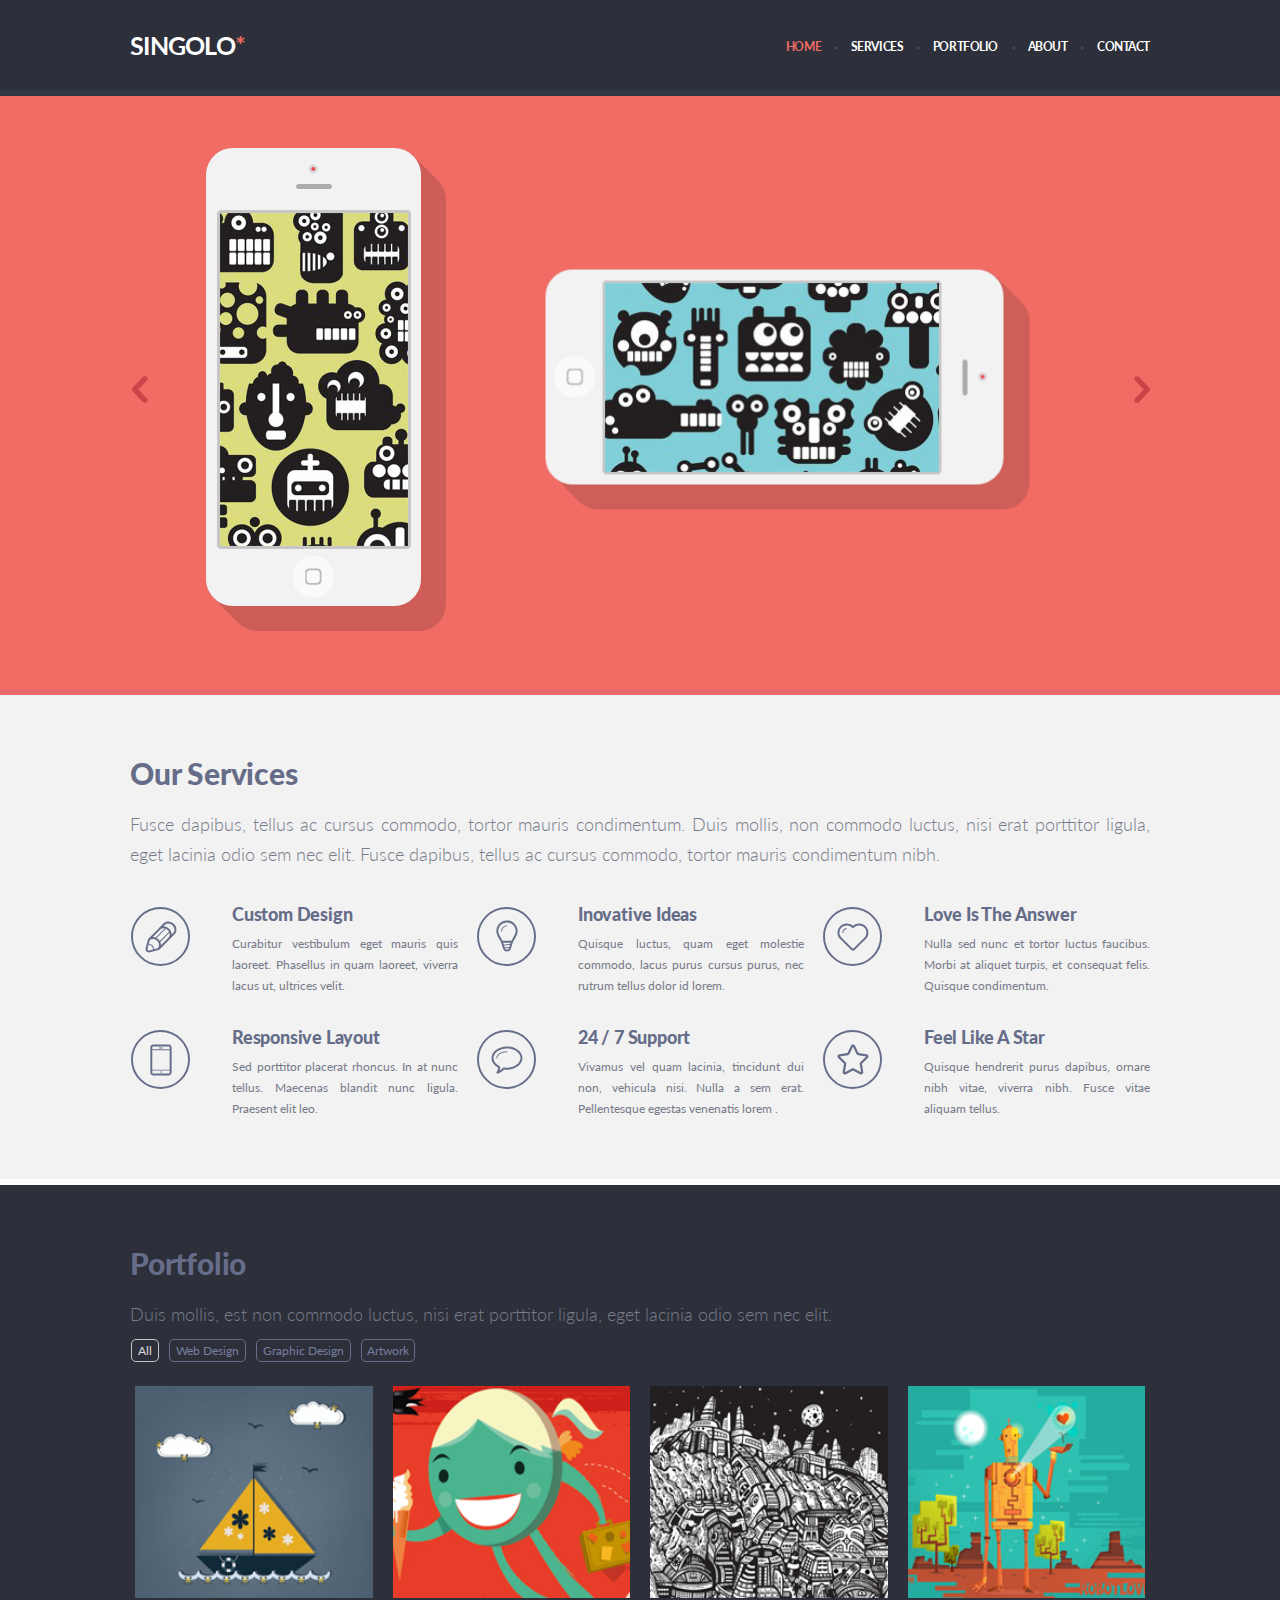
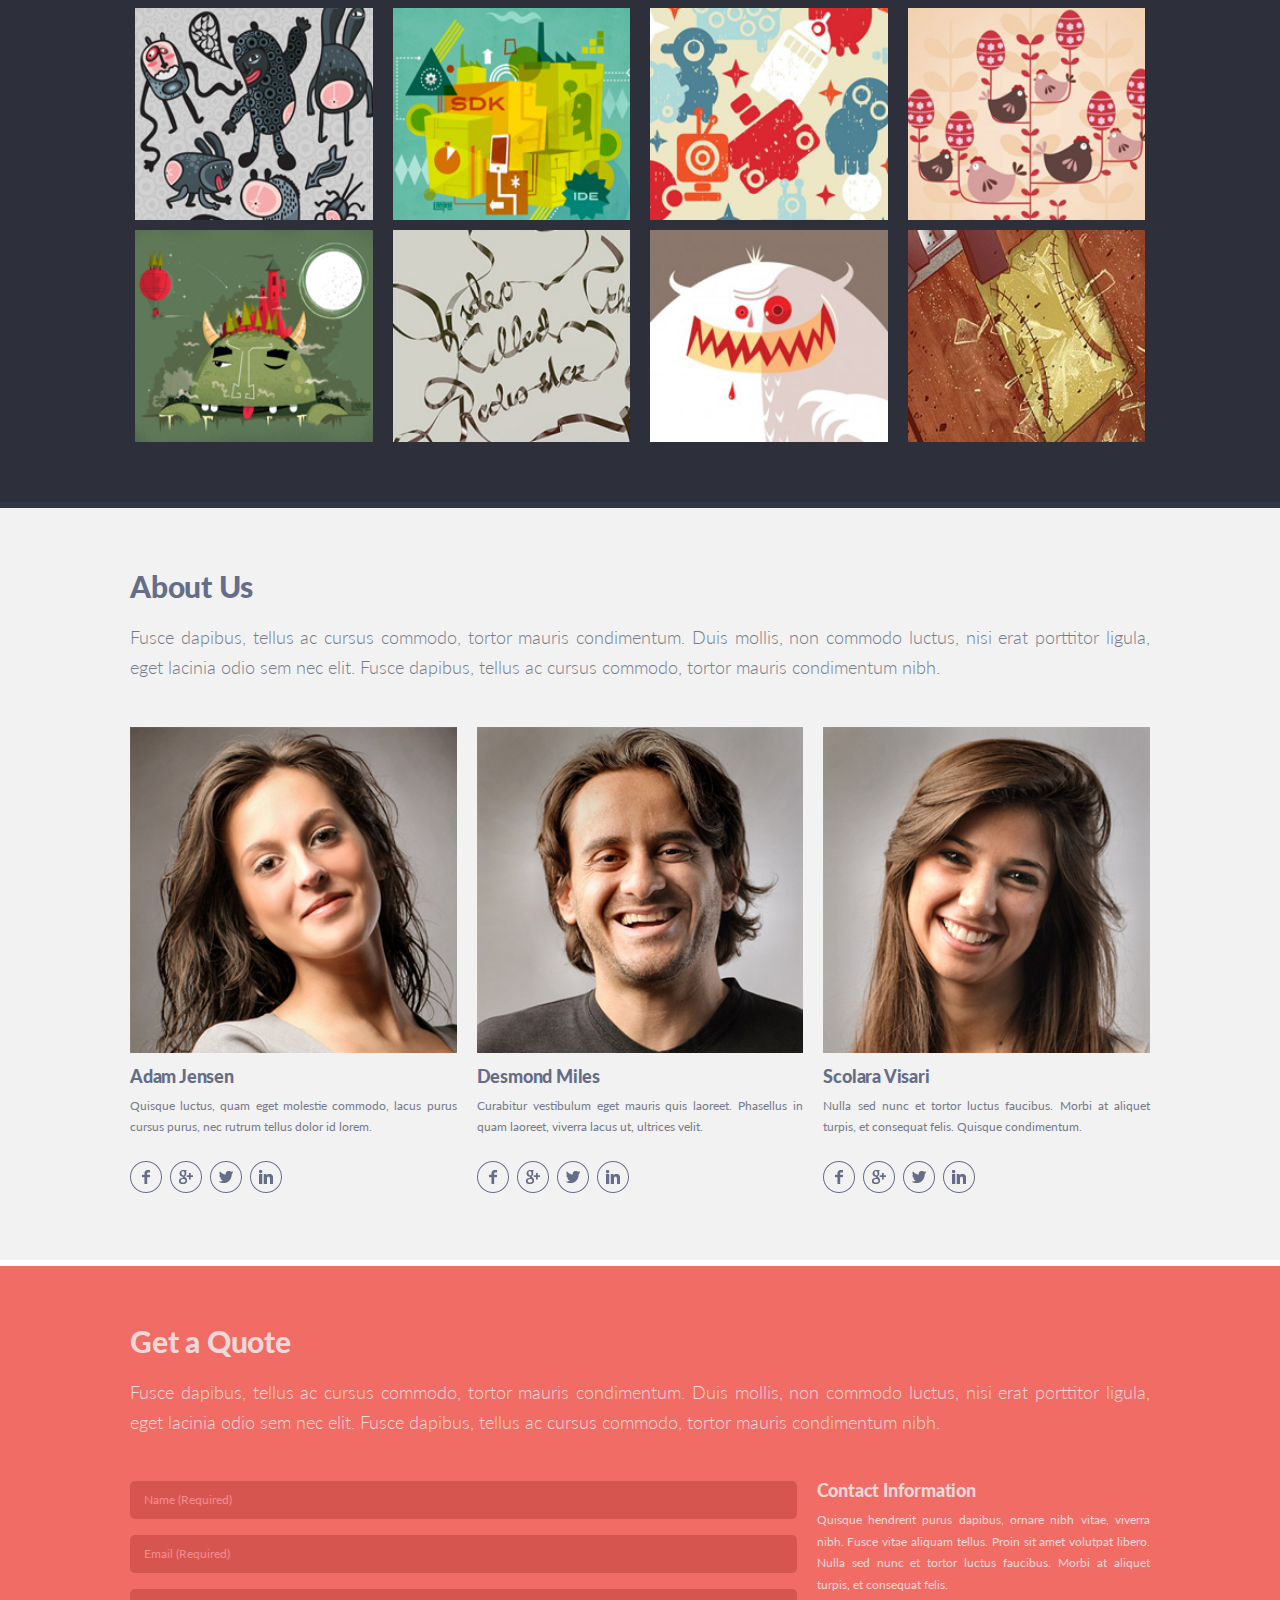
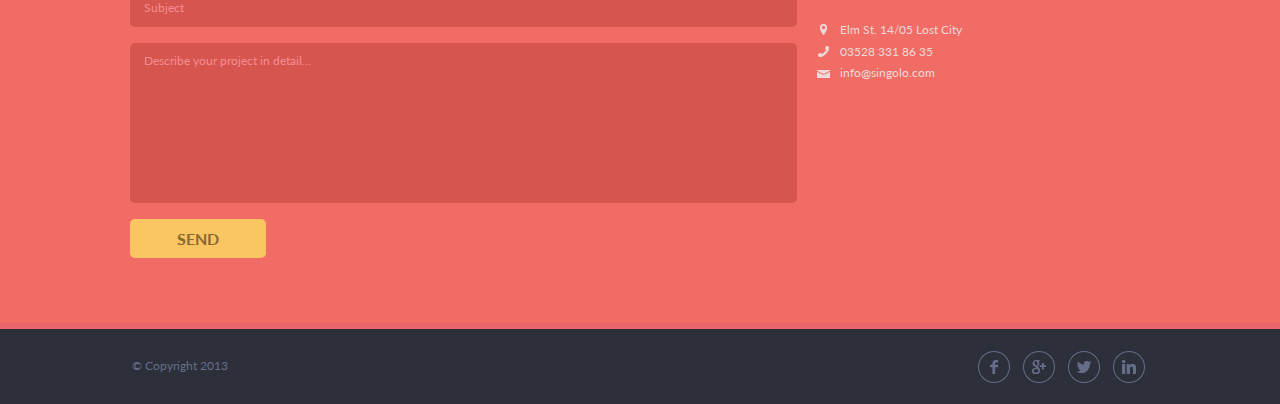
<file: index.html>
<!DOCTYPE html>
<html lang="en">
<head>
    <meta charset="UTF-8">
    <meta name="viewport" content="width=device-width, initial-scale=1.0">
    <meta http-equiv="X-UA-Compatible" content="ie=edge">
    <title>Singolo</title>
    <link rel="stylesheet" href="style.css">
    <link href="https://fonts.googleapis.com/css?family=Lato:300,400,700,900&display=swap" rel="stylesheet">
</head>
<body>
    <header id="header" class="header">
        <div class="wrapper header-grid">
            <span class="burger"></span>
            <h1 id="header__title"><a href="#" class="logo">Singolo</a></h1>
            <nav class="navigation">
                <ul class="navigation__list">
                    <li class="navigation__item"><a href="#slider" class="navigation__link active">Home</a></li>
                    <li class="navigation__item"><a href="#services" class="navigation__link">Services</a></li>
                    <li class="navigation__item"><a href="#portfolio" class="navigation__link">Portfolio</a></li>
                    <li class="navigation__item"><a href="#about" class="navigation__link">About</a></li>
                    <li class="navigation__item"><a href="#get-a-quote" class="navigation__link">Contact</a></li>
                </ul>
            </nav>
        </div>
    </header>
    <section id="slider" class="slider bg_slide-0">
        <div class="wrapper slider-grid carousel">
            <a href="#" class="arrow arrow_left"></a>
            <div class="carousel-container">
                <div class="carousel__item slide-1 active">
                    <div class="phone-vertical">
                        <img src="./assets/img/shadow.png" alt="Shadow" class="phone-vertical__shadow">
                        <img src="./assets/img/phone-base.png" alt="Phone" class="phone-vertical__base">
                        <img src="./assets/img/screen-vertical.jpg" alt="Screen" class="phone-vertical__screen screen">
                    </div>
                    <div class="phone-horizontal">
                        <img src="./assets/img/shadow.png" alt="Shadow" class="phone-horizontal__shadow">
                        <img src="./assets/img/phone-base.png" alt="Phone" class="phone-horizontal__base">
                        <img src="./assets/img/screen-horizontal.jpg" alt="Screen" class="phone-horizontal__screen screen">
                    </div>
                </div>
                <div class="carousel__item slide-2">
                    <div class="phones-slide-2">
                        <img src="./assets/img/slide-2.png" alt="Phone slide 2">
                    </div>                 
                </div>
            </div>
            <a href="#" class="arrow arrow_right"></a>
        </div>
    </section>
    <section id="services" class="services section-padding">
        <div class="wrapper">
            <h2>Our Services</h2>
            <p>Fusce dapibus, tellus ac cursus commodo, tortor mauris condimentum. Duis mollis, non commodo luctus, nisi erat porttitor ligula, eget lacinia odio sem nec elit. Fusce dapibus, tellus ac cursus commodo, tortor mauris condimentum nibh.</p>
            <div class="services-grid">
                <div class="services__item">
                    <span class="icon icon_pen"></span>
                    <div class="services__content">
                        <h3>Custom Design</h3>
                        <p class="services__text p_small">Curabitur vestibulum eget mauris quis laoreet. Phasellus in quam laoreet, viverra lacus ut, ultrices velit.</p>
                    </div>
                </div>
                <div class="services__item">
                    <span class="icon icon_lightbulb"></span>
                    <div class="services__content">
                        <h3>Inovative Ideas</h3>
                        <p class="services__text p_small">Quisque luctus, quam eget molestie commodo, lacus purus cursus purus, nec rutrum tellus dolor id lorem.</p>
                    </div>
                </div>
                <div class="services__item">
                    <span class="icon icon_heart"></span>
                    <div class="services__content">
                        <h3>Love Is The Answer</h3>
                        <p class="services__text p_small">Nulla sed nunc et tortor luctus faucibus. Morbi at aliquet turpis, et consequat felis. Quisque condimentum.</p>
                    </div>
                </div>
                <div class="services__item">
                    <span class="icon icon_phone"></span>
                    <div class="services__content">
                        <h3>Responsive Layout</h3>
                        <p class="services__text p_small">Sed porttitor placerat rhoncus. In at nunc tellus. Maecenas blandit nunc ligula. Praesent elit leo.</p>
                    </div>
                </div>
                <div class="services__item">
                    <span class="icon icon_message"></span>
                    <div class="services__content">
                        <h3>24 / 7 Support</h3>
                        <p class="services__text p_small">Vivamus vel quam lacinia, tincidunt dui non, vehicula nisi. Nulla a sem erat. Pellentesque egestas venenatis lorem .</p>
                    </div>
                </div>
                <div class="services__item">
                    <span class="icon icon_star"></span>
                    <div class="services__content">
                        <h3>Feel Like A Star</h3>
                        <p class="services__text p_small">Quisque hendrerit purus dapibus, ornare nibh vitae, viverra nibh. Fusce vitae aliquam tellus.</p>
                    </div>
                </div>
            </div>
        </div>
    </section>
    <section id="portfolio" class="portfolio section-padding">
        <div class="wrapper">
            <h2>Portfolio</h2>
            <p>Duis mollis, est non commodo luctus, nisi erat porttitor ligula, eget lacinia odio sem nec elit.</p>
            <div class="portfolio-navigation portfolio-grid">
                <ul class="portfolio-navigation__list">
                    <li class="portfolio-navigation__item"><span class="tag portfolio-navigation__tag tag_active">All</span></li>
                    <li class="portfolio-navigation__item"><span class="tag portfolio-navigation__tag tag_not-active">Web Design</span></li>
                    <li class="portfolio-navigation__item"><span class="tag portfolio-navigation__tag tag_not-active">Graphic Design</span></li>
                    <li class="portfolio-navigation__item"><span class="tag portfolio-navigation__tag tag_not-active">Artwork</span></li>
                </ul>
            </div>
            <div class="portfolio-block">
                <div class="art">
                    <img src="./assets/img/part2/1.jpg" alt="Portfolio" class="portfolio__img">
                </div>
                <div class="art">
                    <img src="./assets/img/part2/2.jpg" alt="Portfolio" class="portfolio__img">
                </div>
                <div class="art">
                    <img src="./assets/img/part2/3.jpg" alt="Portfolio" class="portfolio__img">
                </div>
                <div class="art">
                    <img src="./assets/img/part2/4.jpg" alt="Portfolio" class="portfolio__img">
                </div>                
                <div class="art">
                    <img src="./assets/img/part2/5.jpg" alt="Portfolio" class="portfolio__img">
                </div>
                <div class="art">
                    <img src="./assets/img/part2/6.jpg" alt="Portfolio" class="portfolio__img">
                </div>
                <div class="art">
                    <img src="./assets/img/part2/7.jpg" alt="Portfolio" class="portfolio__img">
                </div>
                <div class="art">
                    <img src="./assets/img/part2/8.jpg" alt="Portfolio" class="portfolio__img">
                </div>
                <div class="art">
                    <img src="./assets/img/part2/9.jpg" alt="Portfolio" class="portfolio__img">
                </div>
                <div class="art">
                    <img src="./assets/img/part2/10.jpg" alt="Portfolio" class="portfolio__img">
                </div>
                <div class="art">
                    <img src="./assets/img/part2/11.jpg" alt="Portfolio" class="portfolio__img">
                </div>
                <div class="art">
                    <img src="./assets/img/part2/12.jpg" alt="Portfolio" class="portfolio__img">
                </div>
            </div>
        </div>
    </section>
    <section id="about" class="about section-padding">
        <div class="wrapper">
            <h2>About Us</h2>
            <p>Fusce dapibus, tellus ac cursus commodo, tortor mauris condimentum. Duis mollis, non commodo luctus, nisi erat porttitor ligula, eget lacinia odio sem nec elit. Fusce dapibus, tellus ac cursus commodo, tortor mauris condimentum nibh.</p>
            <div class="about__content">
                <div class="about__item">
                    <img src="./assets/img/part2/photo1.jpg" alt="Photo" class="photo-img">
                    <h3>Adam Jensen</h3>
                    <p class="about__text p_small">Quisque luctus, quam eget molestie commodo, lacus purus cursus purus, nec rutrum tellus dolor id lorem.</p>
                    <div class="social">
                        <a href="#" class="social-icon__link"><img src="./assets/img/icon/facebook.png" alt="Facebook" class="social-icon__img"></a>
                        <a href="#" class="social-icon__link"><img src="./assets/img/icon/google.png" alt="Google" class="social-icon__img"></a>
                        <a href="#" class="social-icon__link"><img src="./assets/img/icon/twitter.png" alt="Twitter" class="social-icon__img"></a>
                        <a href="#" class="social-icon__link"><img src="./assets/img/icon/linkedIn.png" alt="LinkedIn" class="social-icon__img"></a>
                    </div>
                </div>
                <div class="about__item">
                    <img src="./assets/img/part2/photo2.jpg" alt="Photo" class="photo-img">
                    <h3>Desmond Miles</h3>
                    <p class="about__text p_small">Curabitur vestibulum eget mauris quis laoreet. Phasellus in quam laoreet, viverra lacus ut, ultrices velit.</p>
                    <div class="social">
                        <a href="#" class="social-icon__link"><img src="./assets/img/icon/facebook.png" alt="Facebook" class="social-icon__img"></a>
                        <a href="#" class="social-icon__link"><img src="./assets/img/icon/google.png" alt="Google" class="social-icon__img"></a>
                        <a href="#" class="social-icon__link"><img src="./assets/img/icon/twitter.png" alt="Twitter" class="social-icon__img"></a>
                        <a href="#" class="social-icon__link"><img src="./assets/img/icon/linkedIn.png" alt="LinkedIn" class="social-icon__img"></a>
                    </div>
                </div>
                <div class="about__item">
                    <img src="./assets/img/part2/photo3.jpg" alt="Photo" class="photo-img">
                    <h3>Scolara Visari</h3>
                    <p class="about__text p_small">Nulla sed nunc et tortor luctus faucibus. Morbi at aliquet turpis, et consequat felis. Quisque condimentum.</p>
                    <div class="social-icons">
                        <a href="#" class="social-icon__link"><img src="./assets/img/icon/facebook.png" alt="Facebook" class="social-icon__img"></a>
                        <a href="#" class="social-icon__link"><img src="./assets/img/icon/google.png" alt="Google" class="social-icon__img"></a>
                        <a href="#" class="social-icon__link"><img src="./assets/img/icon/twitter.png" alt="Twitter" class="social-icon__img"></a>
                        <a href="#" class="social-icon__link"><img src="./assets/img/icon/linkedIn.png" alt="LinkedIn" class="social-icon__img"></a>
                    </div>
                </div>
            </div>
        </div>
    </section>
    <section id="get-a-quote" class="get-a-quote section-padding">
        <div class="wrapper">
            <h2 class="get-a-quote__title">Get a Quote</h2>
            <p class="get-a-quote__text">Fusce dapibus, tellus ac cursus commodo, tortor mauris condimentum. Duis mollis, non commodo luctus, nisi erat porttitor ligula, eget lacinia odio sem nec elit. Fusce dapibus, tellus ac cursus commodo, tortor mauris condimentum nibh.</p>
            <div class="contact">
                <div class="contact-form">
                    <form id="contact-form" action="./index.html" method="GET">
                        <input type="text" name="name" placeholder="Name (Required)" pattern="[A-Z][a-z]{1,}" required><span class="input-name__error">Please enter correct name</span>
                        <input type="email" name="email" placeholder="Email (Required)" required><span class="input-email__error">Please enter a valid address (any@any.any)</span>
                        <input type="text" name="subject" placeholder="Subject" class="user-subject">
                        <textarea name="describe" placeholder="Describe your project in detail..." class="user-describe" maxlength="500"></textarea>
                        <button class="button contact-form__button">Send</button>
                    </form>
                </div>
                <div class="contact-info">
                    <h3 class="contact-info__title">Contact Information</h3>
                    <p class="contact-info__text">Quisque hendrerit purus dapibus, ornare nibh vitae, viverra nibh. Fusce vitae aliquam tellus. Proin sit amet volutpat libero. Nulla sed nunc et tortor luctus faucibus. Morbi at aliquet turpis, et consequat felis.</p>
                    <div class="contact-info__block">
                        <p class="address">Elm St. 14/05 Lost City</p>
                        <p class="phone"><a href="tel:+035283318635">03528 331 86 35</a></p>
                        <p class="email"><a href="mailto:info@singolo.com">info@singolo.com</a></p>
                    </div>
                </div>
            </div>
            <div id="modal" class="modal hidden">
                <div class="modal__content">
                    <h2 class="modal__title">The letter was sent</h2>
                    <p class="modal__text subject">Subject: Singolo</p>
                    <p class="modal__text describe">Description: Portfolio project</p>
                    <button class="button modal__button">OK</button>
                </div>
            </div>
        </div>
    </section>
    <div id="cover"></div>
    <footer>
        <div class="wrapper footer-grid">
            <span class="footer__copy">&copy; Copyright 2013</span>
            <div class="social footer__social">
                <a href="#" class="social-icon__link"><img src="./assets/img/icon/facebook.png" alt="Facebook" class="social-icon__img"></a>
                <a href="#" class="social-icon__link"><img src="./assets/img/icon/google.png" alt="Google" class="social-icon__img"></a>
                <a href="#" class="social-icon__link"><img src="./assets/img/icon/twitter.png" alt="Twitter" class="social-icon__img"></a>
                <a href="#" class="social-icon__link"><img src="./assets/img/icon/linkedIn.png" alt="LinkedIn" class="social-icon__img"></a>
            </div>
        </div>
    </footer>
    <script src="script.js"></script>
</body>
</html>
</file>
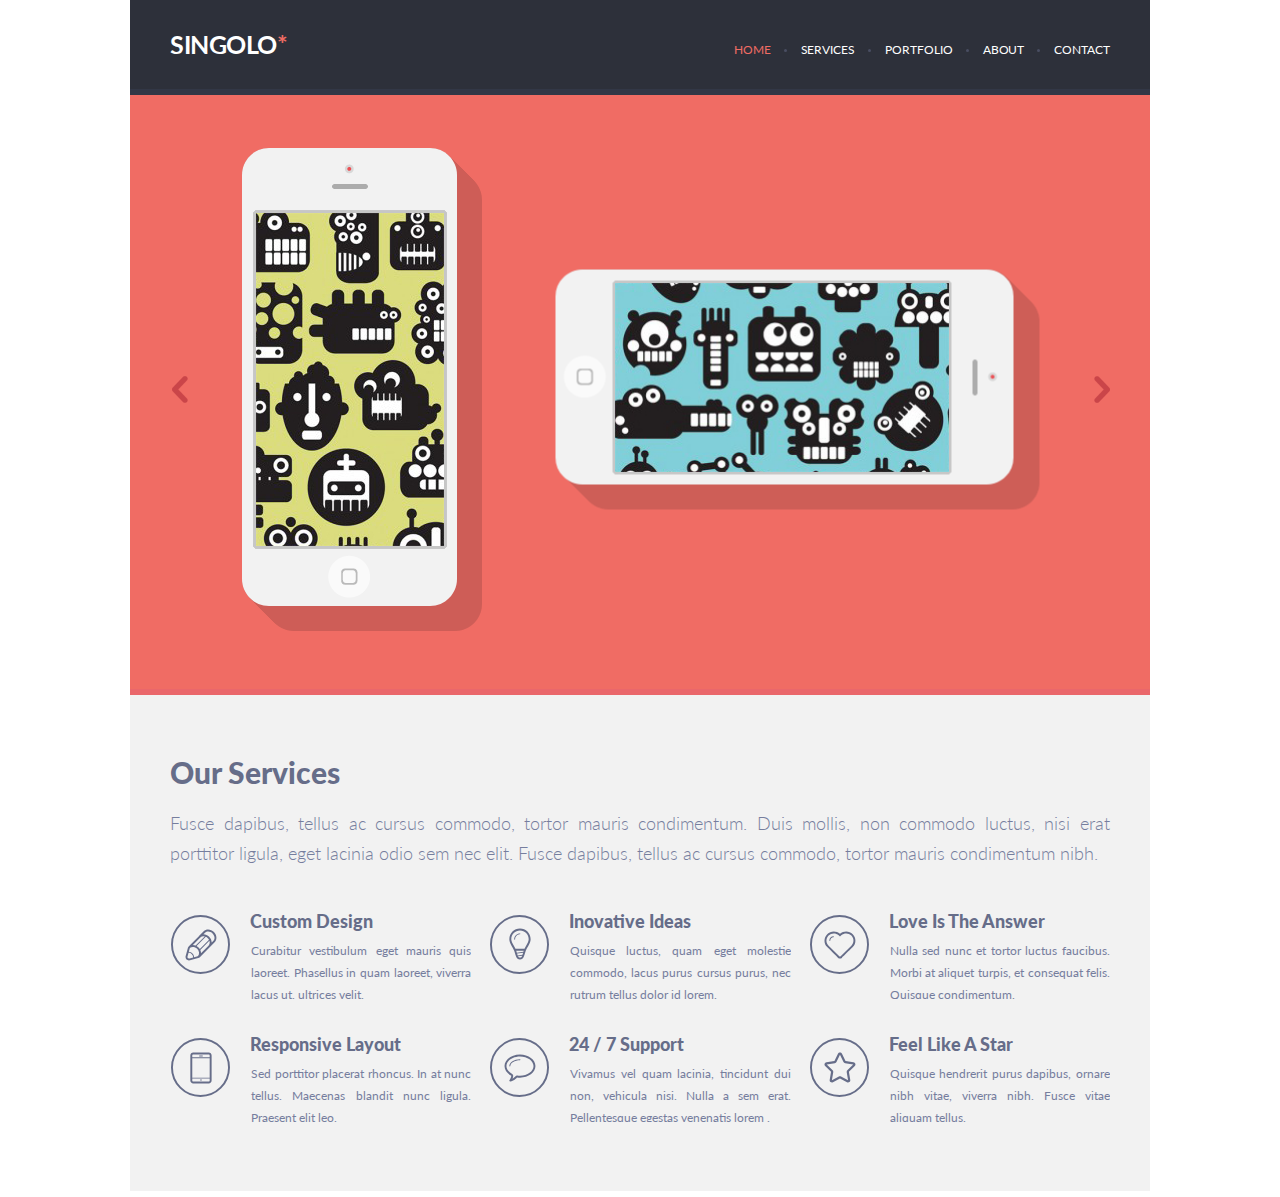
<file: singolo1.html>
<!DOCTYPE html>
<html lang="en">
<head>
    <meta charset="UTF-8">
    <meta name="viewport" content="width=device-width, initial-scale=1.0">
    <meta http-equiv="X-UA-Compatible" content="ie=edge">
    <title>Singolo</title>
    <link rel="stylesheet" href="singolo1.css">
    <link href="https://fonts.googleapis.com/css?family=Lato:300,400,700,900&display=swap" rel="stylesheet">
</head>
<body>
    <header class="header">
        <div class="wrapper header-grid">
            <h1><a href="#" class="logo">Singolo</a></h1>
            <nav class="navigation">
                <ul class="navigation__list">
                    <li class="navigation__item"><a href="#" class="navigation__link active">Home</a></li>
                    <li class="navigation__item"><a href="#" class="navigation__link">Services</a></li>
                    <li class="navigation__item"><a href="#" class="navigation__link">Portfolio</a></li>
                    <li class="navigation__item"><a href="#" class="navigation__link">About</a></li>
                    <li class="navigation__item"><a href="#" class="navigation__link">Contact</a></li>
                </ul>
            </nav>
        </div>
    </header>
    <section class="slider">
        <div class="wrapper slider-grid">
            <a href="#" class="arrow arrow_left"></a>
            <div class="phone-vertical">
                <img src="./assets/img/shadow.png" alt="Shadow" class="phone-vertical__shadow">
                <img src="./assets/img/phone-base.png" alt="Phone" class="phone-vertical__base">
                <img src="./assets/img/screen-vertical.jpg" alt="Screen" class="phone-vertical__screen">
            </div>
            <div class="phone-horizontal">
                <img src="./assets/img/shadow.png" alt="Shadow" class="phone-horizontal__shadow">
                <img src="./assets/img/phone-base.png" alt="Phone" class="phone-horizontal__base">
                <img src="./assets/img/screen-horizontal.jpg" alt="Screen" class="phone-horizontal__screen">
            </div>
            <a href="#" class="arrow arrow_right"></a>
        </div>
    </section>
    <section class="services">
        <div class="wrapper">
            <h2>Our Services</h2>
            <p>Fusce dapibus, tellus ac cursus commodo, tortor mauris condimentum. Duis mollis, non commodo luctus, nisi erat porttitor ligula, eget lacinia odio sem nec elit. Fusce dapibus, tellus ac cursus commodo, tortor mauris condimentum nibh.</p>
            <div class="services__content services-grid">
                <div class="services__item">
                    <span class="icon icon_pen"></span>
                    <h3>Custom Design</h3>
                    <p>Curabitur vestibulum eget mauris quis laoreet. Phasellus in quam laoreet, viverra lacus ut, ultrices velit.</p>
                </div>
                <div class="services__item">
                    <span class="icon icon_lightbulb"></span>
                    <h3>Inovative Ideas</h3>
                    <p>Quisque luctus, quam eget molestie commodo, lacus purus cursus purus, nec rutrum tellus dolor id lorem.</p>
                </div>
                <div class="services__item">
                    <span class="icon icon_heart"></span>
                    <h3>Love Is The Answer</h3>
                    <p>Nulla sed nunc et tortor luctus faucibus. Morbi at aliquet turpis, et consequat felis. Quisque condimentum.</p>
                </div>
                <div class="services__item">
                    <span class="icon icon_phone"></span>
                    <h3>Responsive Layout</h3>
                    <p>Sed porttitor placerat rhoncus. In at nunc tellus. Maecenas blandit nunc ligula. Praesent elit leo.</p>
                </div>
                <div class="services__item">
                    <span class="icon icon_message"></span>
                    <h3>24 / 7 Support</h3>
                    <p>Vivamus vel quam lacinia, tincidunt dui non, vehicula nisi. Nulla a sem erat. Pellentesque egestas venenatis lorem .</p>
                </div>
                <div class="services__item">
                    <span class="icon icon_star"></span>
                    <h3>Feel Like A Star</h3>
                    <p>Quisque hendrerit purus dapibus, ornare nibh vitae, viverra nibh. Fusce vitae aliquam tellus.</p>
                </div>
            </div>
        </div>
    </section>
</body>
</html>
</file>
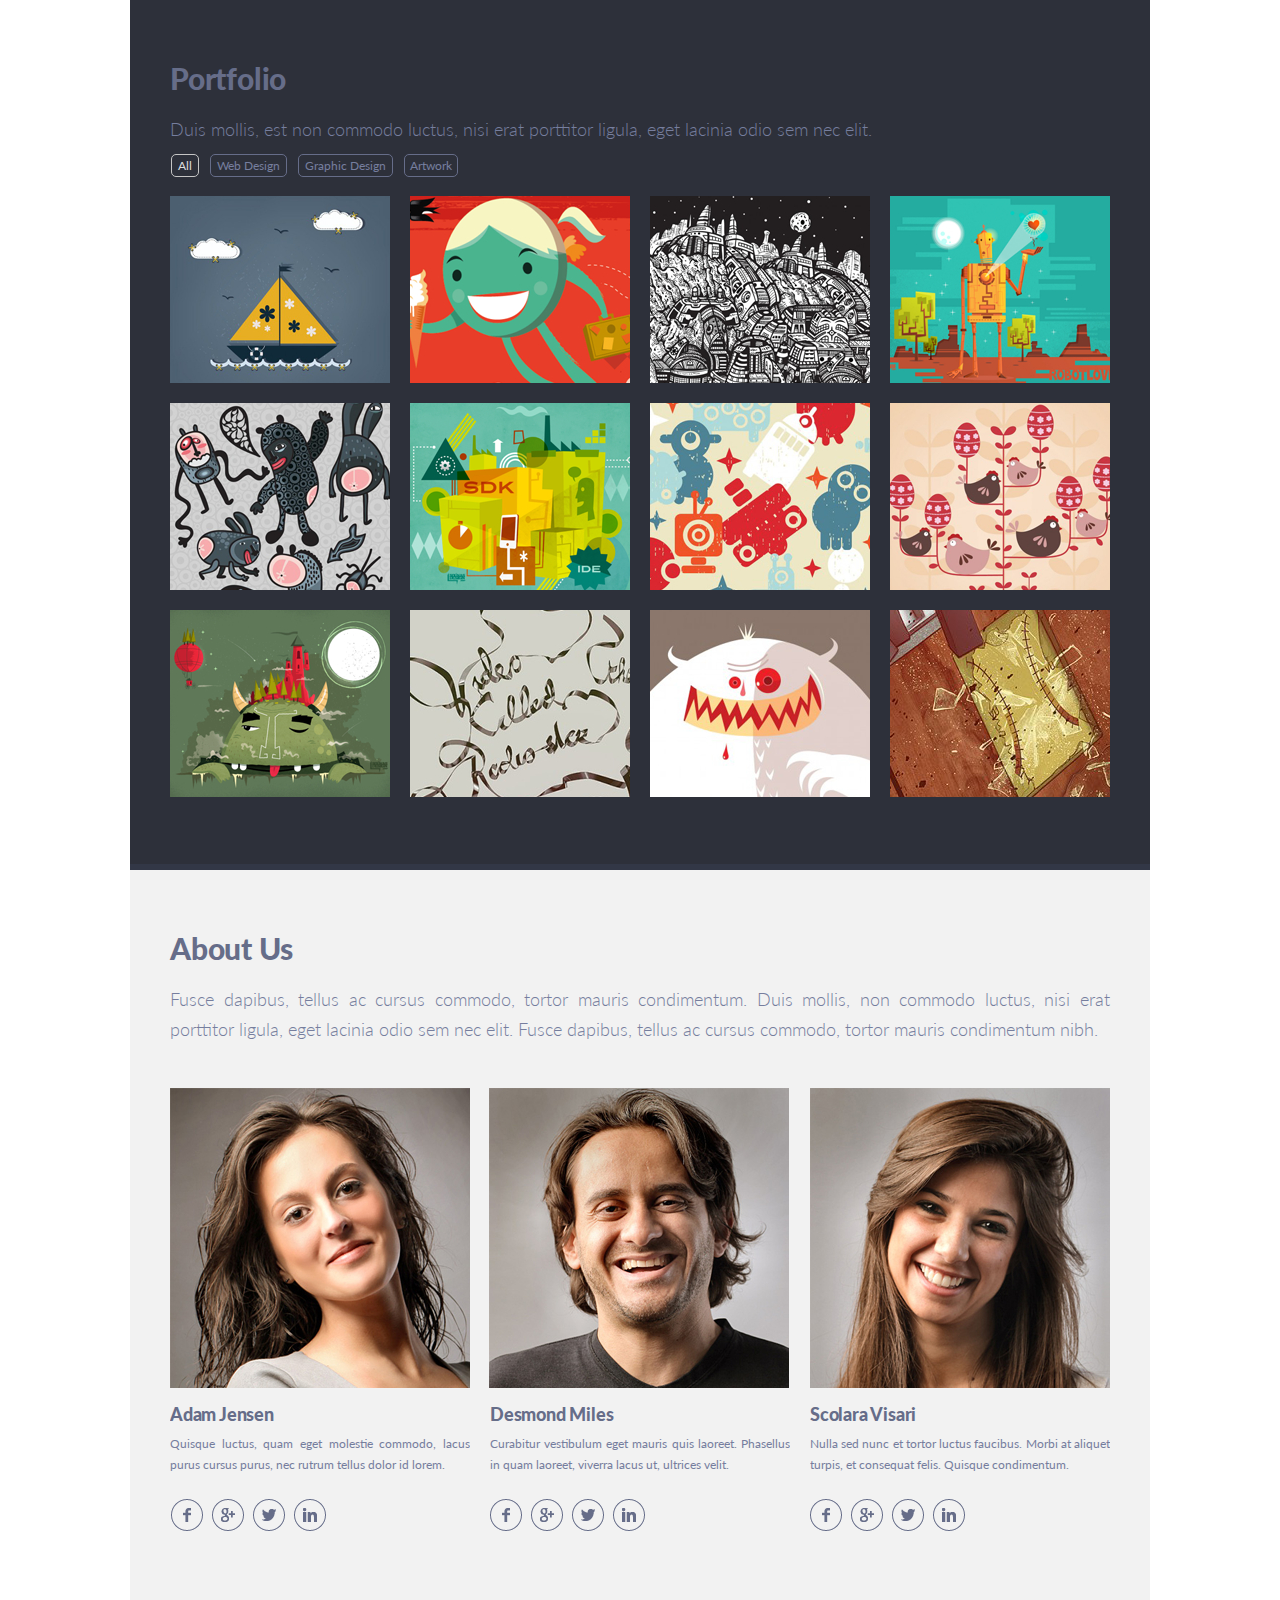
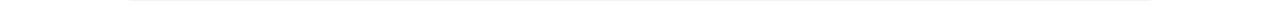
<file: singolo2.html>
<!DOCTYPE html>
<html lang="en">
<head>
    <meta charset="UTF-8">
    <meta name="viewport" content="width=device-width, initial-scale=1.0">
    <meta http-equiv="X-UA-Compatible" content="ie=edge">
    <title>Singolo. Part 2</title>
    <link rel="stylesheet" href="singolo2.css">
    <link href="https://fonts.googleapis.com/css?family=Lato:300,400,700,900&display=swap" rel="stylesheet">
</head>
<body>
    <section class="portfolio">
        <div class="wrapper">
            <h2>Portfolio</h2>
            <p>Duis mollis, est non commodo luctus, nisi erat porttitor ligula, eget lacinia odio sem nec elit.</p>
            <div class="portfolio-navigation portfolio-grid">
                <ul class="portfolio-navigation__list">
                    <li class="portfolio-navigation__item"><button class="button portfolio-navigation__button button_active">All</button></li>
                    <li class="portfolio-navigation__item"><button class="button portfolio-navigation__button">Web Design</button></li>
                    <li class="portfolio-navigation__item"><button class="button portfolio-navigation__button">Graphic Design</button></li>
                    <li class="portfolio-navigation__item"><button class="button portfolio-navigation__button">Artwork</button></li>
                </ul>
            </div>
            <div class="portfolio-block layout-12-column">
                <div class="column-3">
                    <img src="./assets/img/part2/1.jpg" alt="Portfolio" class="portfolio__img">
                </div>
                <div class="column-3">
                    <img src="./assets/img/part2/2.jpg" alt="Portfolio" class="portfolio__img">
                </div>
                <div class="column-3">
                    <img src="./assets/img/part2/3.jpg" alt="Portfolio" class="portfolio__img">
                </div>
                <div class="column-3">
                    <img src="./assets/img/part2/4.jpg" alt="Portfolio" class="portfolio__img">
                </div>                
                <div class="column-3">
                    <img src="./assets/img/part2/5.jpg" alt="Portfolio" class="portfolio__img">
                </div>
                <div class="column-3">
                    <img src="./assets/img/part2/6.jpg" alt="Portfolio" class="portfolio__img">
                </div>
                <div class="column-3">
                    <img src="./assets/img/part2/7.jpg" alt="Portfolio" class="portfolio__img">
                </div>
                <div class="column-3">
                    <img src="./assets/img/part2/8.jpg" alt="Portfolio" class="portfolio__img">
                </div>
                <div class="column-3">
                    <img src="./assets/img/part2/9.jpg" alt="Portfolio" class="portfolio__img">
                </div>
                <div class="column-3">
                    <img src="./assets/img/part2/10.jpg" alt="Portfolio" class="portfolio__img">
                </div>
                <div class="column-3">
                    <img src="./assets/img/part2/11.jpg" alt="Portfolio" class="portfolio__img">
                </div>
                <div class="column-3">
                    <img src="./assets/img/part2/12.jpg" alt="Portfolio" class="portfolio__img">
                </div>
            </div>
        </div>
    </section>
    <section class="about">
        <div class="wrapper">
            <h2>About Us</h2>
            <p>Fusce dapibus, tellus ac cursus commodo, tortor mauris condimentum. Duis mollis, non commodo luctus, nisi erat porttitor ligula, eget lacinia odio sem nec elit. Fusce dapibus, tellus ac cursus commodo, tortor mauris condimentum nibh.</p>
            <div class="about__content layout-12-column">
                <div class="column-4">
                    <img src="./assets/img/part2/photo1.jpg" alt="Photo" class="photo-img">
                    <h3>Adam Jensen</h3>
                    <p class="about__text">Quisque luctus, quam eget molestie commodo, lacus purus cursus purus, nec rutrum tellus dolor id lorem.</p>
                    <div class="social">
                        <a href="#" class="social-icon__link"><img src="./assets/img/icon/facebook.png" alt="Facebook" class="social-icon__img"></a>
                        <a href="#" class="social-icon__link"><img src="./assets/img/icon/google.png" alt="Google" class="social-icon__img"></a>
                        <a href="#" class="social-icon__link"><img src="./assets/img/icon/twitter.png" alt="Twitter" class="social-icon__img"></a>
                        <a href="#" class="social-icon__link"><img src="./assets/img/icon/linkedIn.png" alt="LinkedIn" class="social-icon__img"></a>
                    </div>
                </div>
                <div class="column-4">
                    <img src="./assets/img/part2/photo2.jpg" alt="Photo" class="photo-img">
                    <h3>Desmond Miles</h3>
                    <p class="about__text">Curabitur vestibulum eget mauris quis laoreet. Phasellus in quam laoreet, viverra lacus ut, ultrices velit.</p>
                    <div class="social">
                        <a href="#" class="social-icon__link"><img src="./assets/img/icon/facebook.png" alt="Facebook" class="social-icon__img"></a>
                        <a href="#" class="social-icon__link"><img src="./assets/img/icon/google.png" alt="Google" class="social-icon__img"></a>
                        <a href="#" class="social-icon__link"><img src="./assets/img/icon/twitter.png" alt="Twitter" class="social-icon__img"></a>
                        <a href="#" class="social-icon__link"><img src="./assets/img/icon/linkedIn.png" alt="LinkedIn" class="social-icon__img"></a>
                    </div>
                </div>
                <div class="column-4">
                    <img src="./assets/img/part2/photo3.jpg" alt="Photo" class="photo-img">
                    <h3>Scolara Visari</h3>
                    <p class="about__text">Nulla sed nunc et tortor luctus faucibus. Morbi at aliquet turpis, et consequat felis. Quisque condimentum.</p>
                    <div class="social-icons">
                        <a href="#" class="social-icon__link"><img src="./assets/img/icon/facebook.png" alt="Facebook" class="social-icon__img"></a>
                        <a href="#" class="social-icon__link"><img src="./assets/img/icon/google.png" alt="Google" class="social-icon__img"></a>
                        <a href="#" class="social-icon__link"><img src="./assets/img/icon/twitter.png" alt="Twitter" class="social-icon__img"></a>
                        <a href="#" class="social-icon__link"><img src="./assets/img/icon/linkedIn.png" alt="LinkedIn" class="social-icon__img"></a>
                    </div>
                </div>
            </div>
        </div>
    </section>
</body>
</html>
</file>
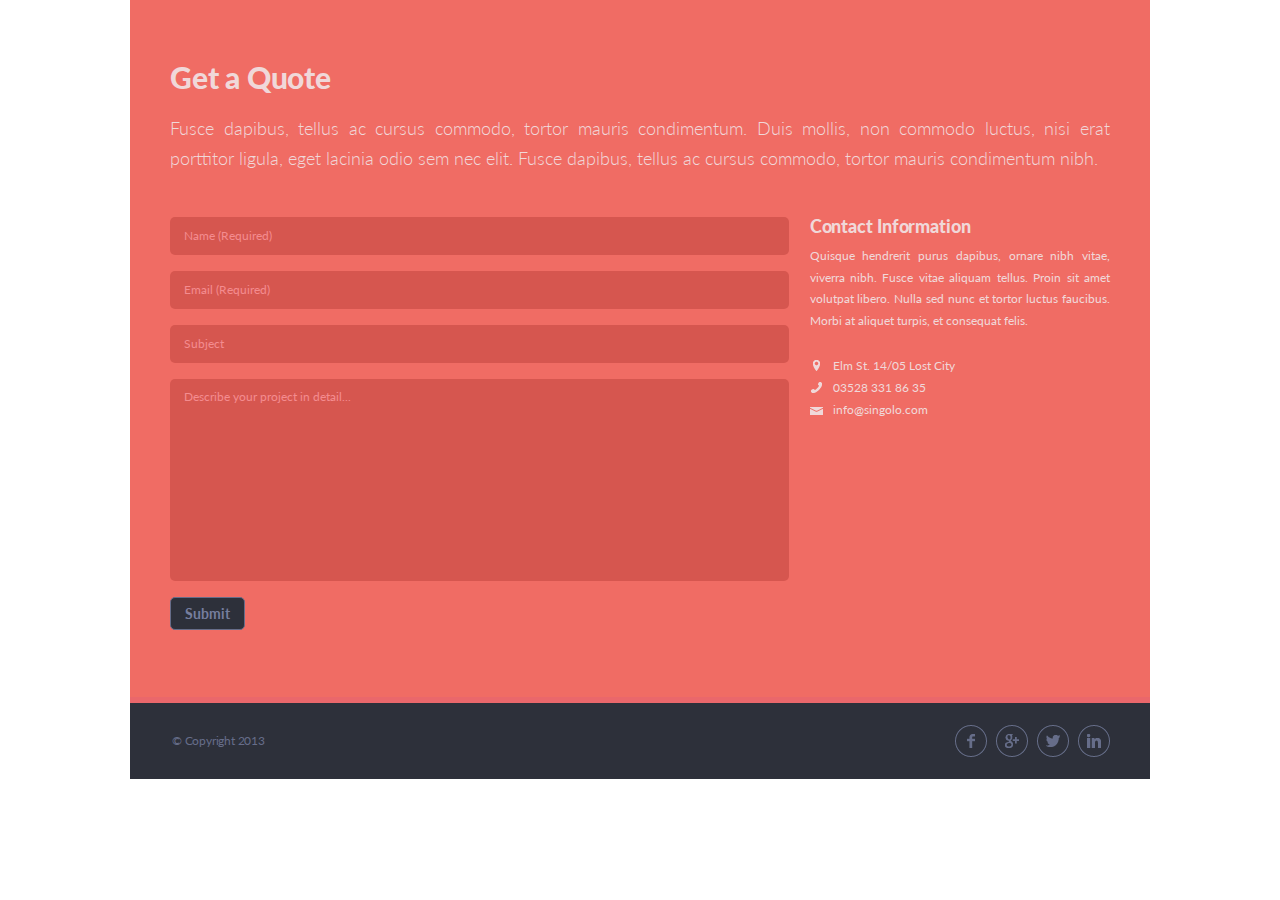
<file: singolo3.html>
<!DOCTYPE html>
<html lang="en">
<head>
    <meta charset="UTF-8">
    <meta name="viewport" content="width=device-width, initial-scale=1.0">
    <meta http-equiv="X-UA-Compatible" content="ie=edge">
    <title>Singolo. Part 3</title>
    <link rel="stylesheet" href="singolo3.css">
    <link href="https://fonts.googleapis.com/css?family=Lato:300,400,700,900&display=swap" rel="stylesheet">
</head>
<body>
    <section class="get-a-quote">
        <div class="wrapper">
            <h2 class="get-a-quote__title">Get a Quote</h2>
            <p class="get-a-quote__text">Fusce dapibus, tellus ac cursus commodo, tortor mauris condimentum. Duis mollis, non commodo luctus, nisi erat porttitor ligula, eget lacinia odio sem nec elit. Fusce dapibus, tellus ac cursus commodo, tortor mauris condimentum nibh.</p>
            <div class="contact">
                <div class="contact-form">
                    <form action="#" method="post">
                        <input type="text" name="name" placeholder="Name (Required)" pattern="[A-Z][a-z]{1,}" required><span class="input-name__error">Please enter correct name</span>
                        <input type="email" name="email" placeholder="Email (Required)" required><span class="input-email__error">Please enter a valid address (any@any.any)</span>
                        <input type="text" name="subject" placeholder="Subject">
                        <textarea name="describe" placeholder="Describe your project in detail..."></textarea>
                        <div class="contact-form__button">
                            <button class="button">Submit</button>
                        </div>
                    </form>
                </div>
                <div class="contact-info">
                    <h3 class="contact-info__title">Contact Information</h3>
                    <p class="contact-info__text">Quisque hendrerit purus dapibus, ornare nibh vitae, viverra nibh. Fusce vitae aliquam tellus. Proin sit amet volutpat libero. Nulla sed nunc et tortor luctus faucibus. Morbi at aliquet turpis, et consequat felis.</p>
                    <div class="contact-info__block">
                        <p class="address">Elm St. 14/05 Lost City</p>
                        <p class="phone"><a href="tel:+035283318635">03528 331 86 35</a></p>
                        <p class="email"><a href="mailto:info@singolo.com">info@singolo.com</a></p>
                    </div>
                </div>
            </div>
        </div>
    </section>
    <footer>
        <div class="wrapper footer-grid">
            <span class="footer__copy">&copy; Copyright 2013</span>
            <div class="social footer__social">
                <a href="#" class="social-icon__link"><img src="./assets/img/icon/facebook.png" alt="Facebook" class="social-icon__img"></a>
                <a href="#" class="social-icon__link"><img src="./assets/img/icon/google.png" alt="Google" class="social-icon__img"></a>
                <a href="#" class="social-icon__link"><img src="./assets/img/icon/twitter.png" alt="Twitter" class="social-icon__img"></a>
                <a href="#" class="social-icon__link"><img src="./assets/img/icon/linkedIn.png" alt="LinkedIn" class="social-icon__img"></a>
            </div>
        </div>
    </footer>
</body>
</html>
</file>
<file: style.css>
/* BASE */

* {
    margin: 0;
    padding: 0;
}

html {
    font-size: 10px;
    scroll-behavior: smooth;
}

body {
    margin: 0 auto;
    font-family: "Lato", "Verdana", sans-serif;
}

section {
    scroll-margin-top: 95px;
}

.wrapper {
    margin: 0 auto;
    max-width: 1020px;
    min-width: 320px;
    padding: 0 40px;
}

.section-padding {
    padding: 60px 0 65px;
}

@media (max-width: 1019px) {
    .section-padding {
        padding-top: 53px;
    }
}

@media (max-width: 767px) {
    section {
        scroll-margin-top: 72px;
    }
    .wrapper {
        padding: 0 30px;
    }
    .section-padding {
        padding: 42px 0;
    }
}

.hidden {
    display: none;
}

.visible {
    display: block !important;
}

.cover{
    background: rgba(0, 0, 0, 0.8);
    position: fixed;
    top: 0;
    bottom: 0;
    left: 0;
    right: 0;
    z-index: 5;
}

li {
    list-style-type: none;
}

a {
    color: #ffffff;
    text-decoration: none;
    outline: transparent;
    transition: all 0.3s;
}


/* fonts */

h1 {
    font-size: 2.5rem;
    font-weight: 700;
    letter-spacing: -0.03em;
    color: #ffffff;
    text-transform: uppercase;
}

h2, 
h3 {
    font-weight: 900;
    color: #666d89;
    letter-spacing: -0.2px;
}

h2 {
    padding-bottom: 18px;
    font-size: 3.0rem;
}

h3 {
    height: 20px;
    font-size: 1.8rem;
    line-height: 1.8rem;
    overflow: hidden;
}

p {
    text-align: justify;
    font-size: 1.8rem;
    font-weight: 300;
    line-height: 3.0rem;
    color: #777b8a;
}

.p_small, span {
    font-size: 1.2rem;
    font-weight: 400;
    line-height: 2.1rem;
}


/* tags */

.tag {
    display: inline-block;
    padding: 0 6px;
    border: 1px solid transparent;
    border-radius: 5px;
    cursor: pointer;
    transition: all 0.2s;
}

.tag:hover, 
.tag:focus, 
.tag:active {
    color: #dedede;
    border-color: #dedede;   
}

.tag_active {
    color: #dedede;
    border-color: #c5c5c5;
}

.tag_not-active,
.tag_active:hover, 
.tag_active:focus, 
.tag_active:active {
    color: #767e9e;;
    border-color: #666d89;
}


/* input, textarea */

input {
    margin-bottom: 16px;
    padding: 0 14px 1px;
    height: 38px;
}

@media (max-width: 1019px) {
    input {
        margin-bottom: 12px;       
    }
}

input, 
textarea {
    width: 100%;
    font-family: inherit;
    font-size: 1.2rem;
    line-height: 1.2rem;
    color: #f0d8d9;
    background-color: #d6564f;
    border: none;
    border-radius: 5px;
    box-sizing: border-box;
}

textarea {
    display: block;
    padding: 12px 14px;
    height: 160px;
    resize: none;
}

input::placeholder, 
textarea::placeholder {
    color: #f48c8f;
    font-size: 1.2rem;
    font-weight: 400;
}

.input-name__error, 
.input-email__error {
    display: none;
    position: absolute;
    margin: -19px 14px;
    font-size: 1.2rem;
    color: #f0d8d9;
}

input:invalid:not(:placeholder-shown) + .input-email__error, 
input:invalid:not(:placeholder-shown) + .input-name__error {
    display: block;
}

input:focus, 
input:hover, 
input:active, 
textarea:focus, 
textarea:hover, 
textarea:active {
    color: #f0d8d9;
    outline: transparent;
}


/* buttons */

.button {
    padding: 9px 46px;
    font-family: "Lato", "Verdana", sans-serif;
    font-size: 1.6rem;
    font-weight: 700;
    text-transform: uppercase;
    color: #886a31;
    background-color: #fbc662;
    border: 1px solid transparent;
    border-radius: 5px;
    box-shadow: none;
    outline: transparent;
    cursor: pointer;
    transition: all 0.2s;
}

.button:hover,
.button:focus,
.button:active {
    color: #dedede;
    border-color: #c5c5c5;
}


/* MODAL */

.modal {
    position: fixed;
    top: 50%;
    left: 50%;
    transform: translate(-50%, -50%);
    z-index: 50;
    width: 280px;
    background-color: #f2f2f2;
    border-radius: 5px;
}

.modal__content {
    width: 80%;
    margin: 0 auto;
    padding: 7% 0;
}

.modal__title {
    font-size: 2.5rem;
}

.modal__button {
    margin-top: 30px;
    width: 100%;
}


/* HEADER */

.header {
    position: fixed;
    z-index: 10;
    width: 100vw;
    background-color: #2d303a;
    border-bottom: 6px solid #323746;
}

.header-grid {
    display: grid;
    grid-template-columns: 1fr 3fr;
    padding: 30px 40px;
}

#header__title::after {
    content: "*";
    display: inline-block;
    width: 8px;
    height: 9px;
    color: #f06c64;
}

@media (min-width: 768px) {
    .navigation {
        padding-top: 9px;
    }
    
    .navigation__list {
        text-align: right;
    }
    
    .navigation__item {
        display: inline-block;
    }
    
    .navigation__item:nth-child(-n+4) {
        padding-right: 10px;
    }
    
    .navigation__item:nth-child(-n+4)::after {
        content: "";
        display: inline-block;
        margin: 0 0 2px 14px;
        width: 2.5px;
        height: 2.5px;
        background-color: #494e62;
        border-radius: 50%;
    }
}

.navigation__link {
    font-size: 1.2rem;
    font-weight: 700;
    letter-spacing: -0.035em;
    color: #ffffff;
    text-transform: uppercase;
}

.navigation__link:focus, 
.navigation__link:hover, 
.navigation__link:active, 
.active {
    color: #f06c64;
}

@media (max-width: 767px) {
    #header__title {
        font-size: 2.0rem;
        transition: .5s ease-in-out;
    }
    .header {
        border-bottom: none;
    }
    .header-grid {
        grid-template-columns: 1fr;
        padding: 24px 20px;
        justify-items: center;
    }
}


/* HAMBURGER */

.burger {
    display: none;
    position: absolute;
    z-index: 11;
    top: 37%;
    cursor: pointer;
    transition: .5s ease-in-out;
}

.burger::before {
    content: "";
    display: block;
    width: 25px;
    height: 20px;
    background: url(./assets/img/icon/burger-menu.svg) no-repeat ;
    background-size: cover;
}

.burger_rotate {
    transform: rotate(90deg);
}

.burger__title {
    z-index: 10;
    transform: translate(calc((-100vw + 100%) / 2 + 71px), 0%);
}

@media (max-width: 767px) {
    .burger {
        display: block;
    }
    .navigation {
        display: none;
        position: absolute;
        width: 278px;
        height: 100vh;
        top: 0;
        left: 0;
        background-color: #2d303a;
        box-shadow: 0px -40px 20px rgba(0, 0, 0, 0.4);
        animation: 0.5s ease-in-out;
        animation-name: left;
        animation-direction: reverse;
    }
    .navigation__list {
        display: grid;
        grid-template-rows: repeat(5, 1fr);
        grid-gap: 27px;
        position: absolute;
        top: 24vh;
        padding-left: 71px;
    }
    .navigation__link {
        font-size: 2.4rem;
    }
}


/* SLIDER */

.slider {
    padding-top: 95px;   
}

.bg_slide-0 {
    background-color: #f06c64;
    border-bottom: 6px solid #ea676b;
    transition: .7s ease-in-out;
}

.bg_slide-1 {
    background-color: #658cef;
    border-bottom: 6px solid #5f86eb;
    transition: .7s ease-in-out;
}

.slider-grid {
    display: grid;
    grid-template-columns: 0.5fr 11fr 0.5fr;
    grid-template-rows: 1fr;
    min-height: 594px;
}

.arrow {
    display: inline-block;
    width: 16px;
    height: 27px;
    align-self: center;
    margin-bottom: 5px;
    margin-left: 2px;
    background: url(./assets/img/arrow.png) no-repeat;
}

.arrow:hover {
    opacity: 0.5;
}

.arrow_right {
    transform: scale(-1);
    justify-self: right;
}

.carousel-container {
    position: relative;
    width: 100%;
    overflow: hidden;
}

.carousel__item {
    display: none;
    position: relative;
    margin: 0 auto;
    justify-content: center; 
    animation: 0.5s ease-in-out;
}

.carousel__item.active,
.next {
    display: grid;
    grid-template-columns: 4fr 7fr;
    grid-template-rows: 594px;
}

.next {
    position: absolute;
    top: 0;
    width: 100%;
}

.to-left {
    animation-name: left;
}

.to-right {
    animation-name: right;
    animation-direction: reverse;
}

.from-left {
    animation-name: left;
    animation-direction: reverse;
}

.from-right {
    animation-name: right;
}




@keyframes left {
    from {
        left: 0;
    }
    to {
        left: -100%;
    }
}

@keyframes right {
    from {
        left: 100%;
    }
    to {
        left: 0;
    }
}

/* Slide-1 */

.screen_disable {
    display: none;
}

.phone-vertical {
    position: relative;
    padding: 53px 33px;
}

.phone-horizontal {
    position: relative;
    padding: 52.5px 0 0 154.5px;
}

.phone-vertical__shadow {
    position: absolute;
    z-index: 1;
}

.phone-vertical__base {
    position: absolute;
    z-index: 2;
}

.phone-vertical__screen {
    position: absolute;
    z-index: 3;
    padding: 65px 13px 60px 14px;
}


.phone-horizontal__shadow {
    position: absolute;
    z-index: 1;
    padding: 1px 1px 0 0;
    transform: rotate(90deg) scaleY(-1);
}

.phone-horizontal__base {
    position: absolute;
    z-index: 2;
    transform: rotate(90deg);
}

.phone-horizontal__screen {
    position: absolute;
    z-index: 3;
    width: 334px;
    height: 189px;
    margin: 135px -62px;
}


/* Slide-2 */




/* SERVICES */

.services {
    background-color: #f2f2f2;
    border-bottom: 6px solid #ffffff;
}

.services-grid {
    display: grid;
    grid-template-columns: repeat(3, 1fr);
    grid-template-rows: repeat(2, 87px);
    grid-gap: 36px 18px;
    padding-top: 35px;
}

@media (max-width: 1019px) {
    .services {
        padding-top: 45px;
        border-bottom: none;
    }
    .services-grid {
        grid-template-columns: repeat(2, 1fr);
        grid-template-rows: repeat(3, 87px);
        grid-gap: 57px 35px;
        padding-bottom: 10px;
    }
}

@media (max-width: 767px) {
    .services {
        padding: 25px 0 30px;      
    }
    .services-grid {
        grid-template-columns: repeat(1, 1fr);
        grid-template-rows: repeat(6, 87px);
        grid-gap: 30px;
        padding: 24px 43px 0 32px;
    }
}

.services__item {
    display: grid;
    grid-template-columns: 1fr 3fr;
    padding-top: 1px;
}

.services__item span {
    margin-top: -1px;
}

.services__content {
    padding-left: 20px;
}

.services__text {
    padding-top: 8px;
    height: 59px;
    overflow: hidden;
}

.icon::before {
    content: "";
    display: block;
    float: left;
    width: 59px;
    height: 59px;
    margin: 3px 0 0 1px;
}

.icon_pen::before {
    background: url(./assets/img/icon/pen.svg) no-repeat ;
    background-size: cover;
}

.icon_lightbulb::before {
    background: url(./assets/img/icon/lightbulb.svg) no-repeat;
    background-size: cover;
}

.icon_heart::before {
    background: url(./assets/img/icon/heart.svg) no-repeat;
    background-size: cover;
}

.icon_phone::before {
    background: url(./assets/img/icon/phone.svg) no-repeat;
    background-size: cover;
}

.icon_message::before {
    background: url(./assets/img/icon/message.svg) no-repeat;
    background-size: cover;
}

.icon_star::before {
    background: url(./assets/img/icon/star.svg) no-repeat;
    background-size: cover;
}


/* PORTFOLIO */

.portfolio {
    background-color: #2d303a;
    border-bottom: 6px solid #323746;
}

.portfolio-navigation {
    padding: 10px 0 19px;
}

.portfolio-navigation__list {
    margin-left: 1px;
}

.portfolio-navigation__item:last-child > .tag {
    padding: 0 5px;
}

.portfolio-navigation__item {
    display: inline-block;
    margin-right: 7px;
}

.portfolio-block {
    display: grid;
    grid-template-columns: repeat(4, 1fr);
    grid-gap: 10px;
}

.art:nth-child(n+13) {
    display: none;
}

@media (max-width: 1019px) {
    .portfolio-navigation {
        padding-bottom: 29px;
    }
    .portfolio-block {
        grid-template-columns: repeat(3, 1fr);
    }
}

@media (max-width: 767px) {
    .portfolio {
        border-bottom: none;
    }
    .portfolio-block {
        grid-template-columns: repeat(2, 1fr);
        grid-gap: 3px;
    }
    .art:nth-child(n+9) {
        display: none;
    }
}

.portfolio__img {
    display: block;
    width: calc(100% - 10px);
    height: 100%;
    border: 5px solid transparent;
}

.portfolio__img_active {
    border: 5px solid #F06C64;
}



/* ABOUT US */

.about {
    background-color: #f2f2f2;
    border-bottom: 6px solid #ffffff;
}

.about__content {
    display: grid;
    grid-template-columns: repeat(3, 1fr);
    padding-top: 45px;
    grid-gap: 20px;
}

@media (max-width: 1019px) {
    .about {
        border-bottom: none;
    }
    .about__content {
        grid-gap: 3%;
    }
}

@media (max-width: 767px) {
    .about {
        padding: 33px 0 45px;
    }
    .about__content {
        grid-template-columns: 1fr;
        grid-gap: 34px;
    }
}

.photo-img {
    display: block;
    width: 100%;
    padding-bottom: 14px;
}

.column-4:nth-child(2) > .photo-img {
    margin-left: -1px;
}

.about__text {
    padding: 8px 0 24px;
}

.social-icon__link {
    margin-right: 5px;
}

.social-icon__link:hover, 
.social-icon__link:focus, 
.social-icon__link:active{
    opacity: 0.5;
}

.column-4:first-child >.social{
    margin-left: 1px;
}


/* GET A QUOTE */

.get-a-quote {
    background-color: #f06c64;
    border-bottom: 6px solid #ea676b;
}

.get-a-quote__title {
    padding-bottom: 21px;
    line-height: 3.0rem;
    color: #f0d8d9;
}

.get-a-quote__text, .contact-info p {
    color: #f0d8d9;
}

.contact {
    padding-top: 44px;
    display: grid;
    grid-template-columns: 2fr 1fr;
    grid-gap: 20px;
}

.contact-form__button {
    margin-top: 16px;
}

.contact-info__title {
    color: #f0d8d9;
}

.contact-info__text {
    padding: 8px 0 24px; 
}

.contact-info__text, 
.contact-info__block > p {
    font-size: 1.2rem;
    font-weight: 400;
    line-height: 2.15rem;
}

.phone > a, 
.email > a {
    color: #f0d8d9;
}

.address::before, 
.phone::before, 
.email::before {
    content: "";
    display: block;
    float: left;
    width: 13px;
    height: 11px;
    margin: 5px 10px 0 0;
}

.address::before {
    background: url(./assets/img/icon/location.png) no-repeat;
    background-position: center;
}
.phone::before { 
    background: url(./assets/img/icon/phone.png) no-repeat;
    background-position: center;
}
.email::before {
    margin-top: 6px;  
    background: url(./assets/img/icon/mail.png) no-repeat;
    background-position: center;
}

@media (max-width: 1019px) {
    .get-a-quote {
        padding-bottom: 40px;
    }
    .contact {
        grid-gap: 30px;
    }
}

@media (max-width: 767px) {
    .get-a-quote {
        padding: 44px 0;
        border-bottom: none;
    }
    .contact {
        grid-template-columns: 1fr;
        grid-gap: 32px;
    }
    .contact-form__button {
        padding: 14px 0;
        width: 100%;
    }
}


/* FOOTER */

footer {
    padding: 22px 0 18.5px;
    color: #666d89;
    background-color: #2d303a;
}

.footer-grid {
    display: grid;
    grid-template-columns: 1fr 3fr;
}

.footer__copy {
    font-size: 1.2rem;
    align-self: center;
    margin: 0 0 5px 2px;
}

.footer__social {
    justify-self: end;
}

.footer__social > .social-icon__link {
    margin-left: 5px;
}

.social-icon__link:hover, 
.social-icon__link:focus, 
.social-icon__link:active{
    opacity: 0.4;
}

@media (max-width: 767px) {
    .footer-grid {
        grid-template-columns: 1fr;
    }
    .footer__copy {
        display: none;
    }
    .footer__social {
        justify-self: center;
    }
    .footer__social > .social-icon__link {
        margin-left: 3px;
    }
}
</file>
<file: singolo1.css>
/* BASE */

* {
    margin: 0;
    padding: 0;
}

body {
    width: 1020px;
    margin: 0 auto;
    font-family: "Lato", sans-serif;
}

.wrapper {
    margin: 0 auto;
    width: 940px;
}

li {
    list-style-type: none;
}

a {
    color: #ffffff;
    text-decoration: none;
}

/* HEADER */

header {
    min-height: 89px;
    background-color: #2d303a;
    border-bottom: 6px solid #323746;
}

.header-grid {
    display: grid;
    grid-template-columns: 2fr 5fr 5fr;
    padding-bottom: 30px;
    padding-top: 29px;
}

h1 {
    font-size: 25px;
    font-weight: 700;
    letter-spacing: -0.5px;
    color: #ffffff;
    text-transform: uppercase;
    grid-column: 1 / span 1;
}

h1::after {
    content: "*";
    display: inline-block;
    width: 8px;
    height: 9px;
    color: #f06c64;
}

.navigation {
    padding-top: 9px;
    grid-column: 3 / span 1;
}

.navigation__list {
    text-align: right;
    letter-spacing: -0.05px;
}

.navigation__item {
    display: inline-block;
}

.navigation__item:nth-child(-n+4) {
    padding-right: 10px;
}

.navigation__item:nth-child(-n+4)::after {
    content: "";
    display: inline-block;
    margin-left: 13px;
    margin-bottom: 2px;
    width: 3px;
    height: 3px;
    background-color: #494e62;
    border-radius: 50%;
}

.navigation__link {
    font-size: 12px;
    color: #ffffff;
    text-transform: uppercase;
}

.navigation__link:hover {
    color: #f06c64;
}

.active {
    color: #f06c64;
}

/* SLIDER */

.slider {
    background-color: #f06c64;
    border-bottom: 6px solid #ea676b;
}

.slider-grid {
    display: grid;
    grid-template-columns: 0.5fr 4fr 7fr 0.5fr;
    grid-template-rows: 1fr;
    min-height: 594px;
}

.arrow {
    display: inline-block;
    width: 16px;
    height: 27px;
    align-self: center;
    margin-bottom: 5px;
    margin-left: 2px;
    background: url(./assets/img/arrow.png) no-repeat;
}

.arrow:hover {
    opacity: 0.5;
}

.arrow_right {
    transform: scale(-1);
    justify-self: right;
}

.phone-vertical {
    position: relative;
    padding-top: 53px;
    padding-left: 33px;
}

.phone-horizontal {
    position: relative;
    padding-top: 52.5px;
    padding-left: 154.5px;
}

.phone-vertical__shadow {
    position: absolute;
    z-index: 1;
}

.phone-vertical__base {
    position: absolute;
    z-index: 2;
}

.phone-vertical__screen {
    position: absolute;
    z-index: 3;
    padding: 65px 13px 60px 14px;
}


.phone-horizontal__shadow {
    position: absolute;
    z-index: 1;
    padding-right: 1px;
    padding-top: 1px;
    transform: rotate(90deg) scaleY(-1);
}

.phone-horizontal__base {
    position: absolute;
    z-index: 2;
    transform: rotate(90deg);
}

.phone-horizontal__screen {
    position: absolute;
    z-index: 3;
    width: 334px;
    height: 189px;
    margin: 135px -62px;
}

/* SERVICES */

.services {
    min-height: 496px;
    background-color: #f2f2f2;
    border-bottom: 6px solid #ffffff;
}

h2 {
    padding-top: 59px;
    padding-bottom: 18px;
    font-size: 30px;
    font-weight: 900;
    color: #666d89;
}

h3 {
    max-height: 21px;
    padding-left: 20px;
    font-size: 18px;
    font-weight: 900;
    line-height: 1.08;
    color: #666d89;
    overflow: hidden;
}

p {
    text-align: justify;
    font-size: 18px;
    font-weight: 300;
    line-height: 30px;
    color: #767e9e;
}

.services__content p {
    padding-top: 9px;
    padding-left: 21px;
    max-height: 59px;
    font-size: 12px;
    font-weight: 400;
    line-height: 1.8;
    overflow: hidden;
}

.services-grid {
    display: grid;
    grid-template-columns: repeat(3, 1fr);
    grid-template-rows: repeat(2, 86px);
    grid-gap: 37px 18px;
    padding-top: 44px;
}

.icon::before {
    content: "";
    display: block;
    float: left;
    width: 59px;
    height: 59px;
    margin-top: 3px;
    margin-left: 1px;
}

.icon_pen::before {
    background: url(./assets/img/icon/pen.svg) no-repeat ;
    background-size: cover;
    
}

.icon_lightbulb::before {
    background: url(./assets/img/icon/lightbulb.svg) no-repeat;
    background-size: cover;
}

.icon_heart::before {
    background: url(./assets/img/icon/heart.svg) no-repeat;
    background-size: cover;
}

.icon_phone::before {
    background: url(./assets/img/icon/phone.svg) no-repeat;
    background-size: cover;
}

.icon_message::before {
    background: url(./assets/img/icon/message.svg) no-repeat;
    background-size: cover;
}

.icon_star::before {
    background: url(./assets/img/icon/star.svg) no-repeat;
    background-size: cover;
}
</file>
<file: singolo2.css>
/* BASE */

* {
    margin: 0;
    padding: 0;
}

body {
    width: 1020px;
    margin: 0 auto;
    font-family: "Lato", "Verdana", sans-serif;
}

.wrapper {
    margin: 0 auto;
    width: 940px;
}

li {
    list-style-type: none;
}

a {
    text-decoration: none;
    outline: transparent;
    transition: all 0.3s;
}

h2 {
    padding-top: 60px;
    padding-bottom: 18px;
    font-size: 30px;
    font-weight: 900;
    letter-spacing: -0.2px;
    color: #666d89;
}

h3 {
    max-height: 21px;
    font-size: 18px;
    font-weight: 900;
    line-height: 18px;
    letter-spacing: -0.2px;
    color: #666d89;
    overflow: hidden;
}

p {
    text-align: justify;
    font-size: 18px;
    font-weight: 300;
    line-height: 30px;
    color: #767e9e;
}

.button {
    padding: 0 6px;
    font-family: "Lato", "Verdana", sans-serif;
    font-size: 12px;
    font-weight: 400;
    line-height: 21px;
    color: #767e9e;
    background-color: #2d303a;
    border: 1px solid #666d89;
    border-radius: 5px;
    box-shadow: none;
    outline: transparent;
    cursor: pointer;
    transition: all 0.3s;
}

.button:hover, .button:focus, .button:active {
    color: #dedede;
    border-color: #dedede;   
}

.button_active {
    color: #dedede;
    border: 1px solid #c5c5c5;
}

.button_active:hover, .button_active:focus, .button_active:active {
    color: #767e9e;;
    border-color: #666d89;
}



/* PORTFOLIO */

.portfolio {
    padding-bottom: 67px;
    background-color: #2d303a;
    border-bottom: 6px solid #323746;
}

.portfolio-navigation {
    padding: 10px 0 19px 0;
}

.portfolio-navigation__list {
    margin-left: 1px;
}

.portfolio-navigation__item:last-child > .button {
    padding: 0 5px;
}

.portfolio-navigation__item {
    display: inline-block;
    margin-right: 7px;
}

.portfolio-block {
    max-height: 601px;
    overflow: hidden;
}

.layout-12-column {
    display: grid;
    grid-template-columns: repeat(12, 1fr);
    grid-gap: 20px;
}

.column-3 {
    grid-column: span 3;
}

.column-4 {
    grid-column: span 4;
}

.portfolio__img {
    display: block;
}


/* ABOUT US */

.about {
    background-color: #f2f2f2;
    border-bottom: 6px solid #ffffff;
}

.about__content {
    padding: 44px 0 67px 0;
}

.photo-img {
    padding-bottom: 14px;
}

.column-4:nth-child(2) > .photo-img {
    margin-left: -1px;
}

.about__text {
    padding: 10px 0 24px 0;
    max-height: 59px;
    font-size: 12px;
    font-weight: 400;
    line-height: 21px;
    overflow: hidden;
}

.social-icon__link {
    margin-right: 5px;
}

.social-icon__link:hover, .social-icon__link:focus, .social-icon__link:active{
    opacity: 0.5;
}

.column-4:first-child >.social{
    margin-left: 1px;
}
</file>
<file: singolo3.css>
/* BASE */

* {
    margin: 0;
    padding: 0;
}

body {
    width: 1020px;
    margin: 0 auto;
    font-family: "Lato", "Verdana", sans-serif;
}

.wrapper {
    margin: 0 auto;
    width: 940px;
}

a {
    text-decoration: none;
    outline: transparent;
    transition: all 0.3s;
}

h2 {
    font-size: 30px;
    font-weight: 900;
    letter-spacing: -0.2px;
    line-height: 17.86px;
}

h3 {
    font-size: 18px;
    font-weight: 900;
    line-height: 18px;
    letter-spacing: -0.2px;
}

p {
    text-align: justify;
    font-size: 18px;
    font-weight: 300;
    line-height: 30px;
}


.button {
    padding: 0 6px;
    font-family: "Lato", "Verdana", sans-serif;
    font-size: 12px;
    font-weight: 400;
    line-height: 21px;
    color: #767e9e;
    background-color: #2d303a;
    border: 1px solid #666d89;
    border-radius: 5px;
    box-shadow: none;
    outline: transparent;
    cursor: pointer;
    transition: all 0.3s;
}

.button:hover, .button:focus, .button:active {
    color: #dedede;
    border-color: #dedede;   
}

.button_active {
    color: #dedede;
    border: 1px solid #c5c5c5;
}

.button_active:hover, .button_active:focus, .button_active:active {
    color: #767e9e;;
    border-color: #666d89;
}

input {
    margin-bottom: 16px;
    padding: 0 14px 1px;
    height: 38px;
}

input, textarea {
    width: 100%;
    font-family: inherit;
    font-size: 12px;
    line-height: 12px;
    color: #f0d8d9;
    background-color: #d6564f;
    border: none;
    border-radius: 5px;
    box-sizing: border-box;
}

textarea {
    display: block;
    padding: 12px 14px;
    height: 202px;
    resize: none;
}

input::placeholder, textarea::placeholder {
    color: #f48c8f;
    font-size: 12px;
    font-weight: 400;
}

.input-name__error, .input-email__error {
    display: none;
    position: absolute;
    margin: -16px 14px;
    font-size: 12px;
}

input:invalid:not(:placeholder-shown) + .input-email__error, 
input:invalid:not(:placeholder-shown) + .input-name__error {
    display: block;
}

input:focus, input:hover, input:active, 
textarea:focus, textarea:hover, textarea:active {
    color: #f0d8d9;
    outline: transparent;
}


/* GET A QUOTE */

.get-a-quote {
    padding-bottom: 67px;
    background-color: #f06c64;
    border-bottom: 6px solid #ea676b;
    color: #f0d8d9;
}

.get-a-quote__title {
    padding: 62px 0 21px;
    line-height: 30px;
}

.contact {
    padding-top: 44px;
    display: grid;
    grid-template-columns: 8fr 4fr;
    grid-gap: 12px;
}

.contact-form__button {
    padding-top: 16px;
}

.contact-form__button > .button {
    padding: 5px 14px;
    font-size: 14px;
    font-weight: 700;
}

.contact-info {
    padding-left: 9px;
}

.contact-info__title {
    letter-spacing: -0.1px;
}

.contact-info__text {
    padding: 10px 0 24px;
}

.contact-info__text, .contact-info__block > p {
    font-size: 12px;
    font-weight: 400;
    line-height: 21.56px;
}

.phone > a, .email > a {
    color: #f0d8d9;
}

.email {
    padding-top: 1px;
}

.address::before, .phone::before, .email::before {
    content: "";
    display: block;
    float: left;
    width: 13px;
    height: 11px;
    margin: 5px 10px 0 0;
}

.address::before {
    background: url(./assets/img/icon/location.png) no-repeat;
    background-position: center;
}
.phone::before { 
    background: url(./assets/img/icon/phone.png) no-repeat;
    background-position: center;
}
.email::before {
    margin-top: 6px;  
    background: url(./assets/img/icon/mail.png) no-repeat;
    background-position: center;
}


/* FOOTER */

footer {
    padding: 22px 0 18.5px;
    color: #666d89;
    background-color: #2d303a;
}

.footer-grid {
    display: grid;
    grid-template-columns: 2fr 7fr 3fr;
}

.footer__copy {
    grid-column: 1 / span 1;
    font-size: 12px;
    align-self: center;
    margin: 0 0 5px 2px;
    letter-spacing: -0.2px;
}

.footer__social {
    grid-column: 3 / span 1;
    justify-self: end;
}

.footer__social > .social-icon__link {
    margin-left: 5px;
    grid-column: 9 / span 3;
}

.social-icon__link:hover, .social-icon__link:focus, .social-icon__link:active{
    opacity: 0.4;
}
</file>
